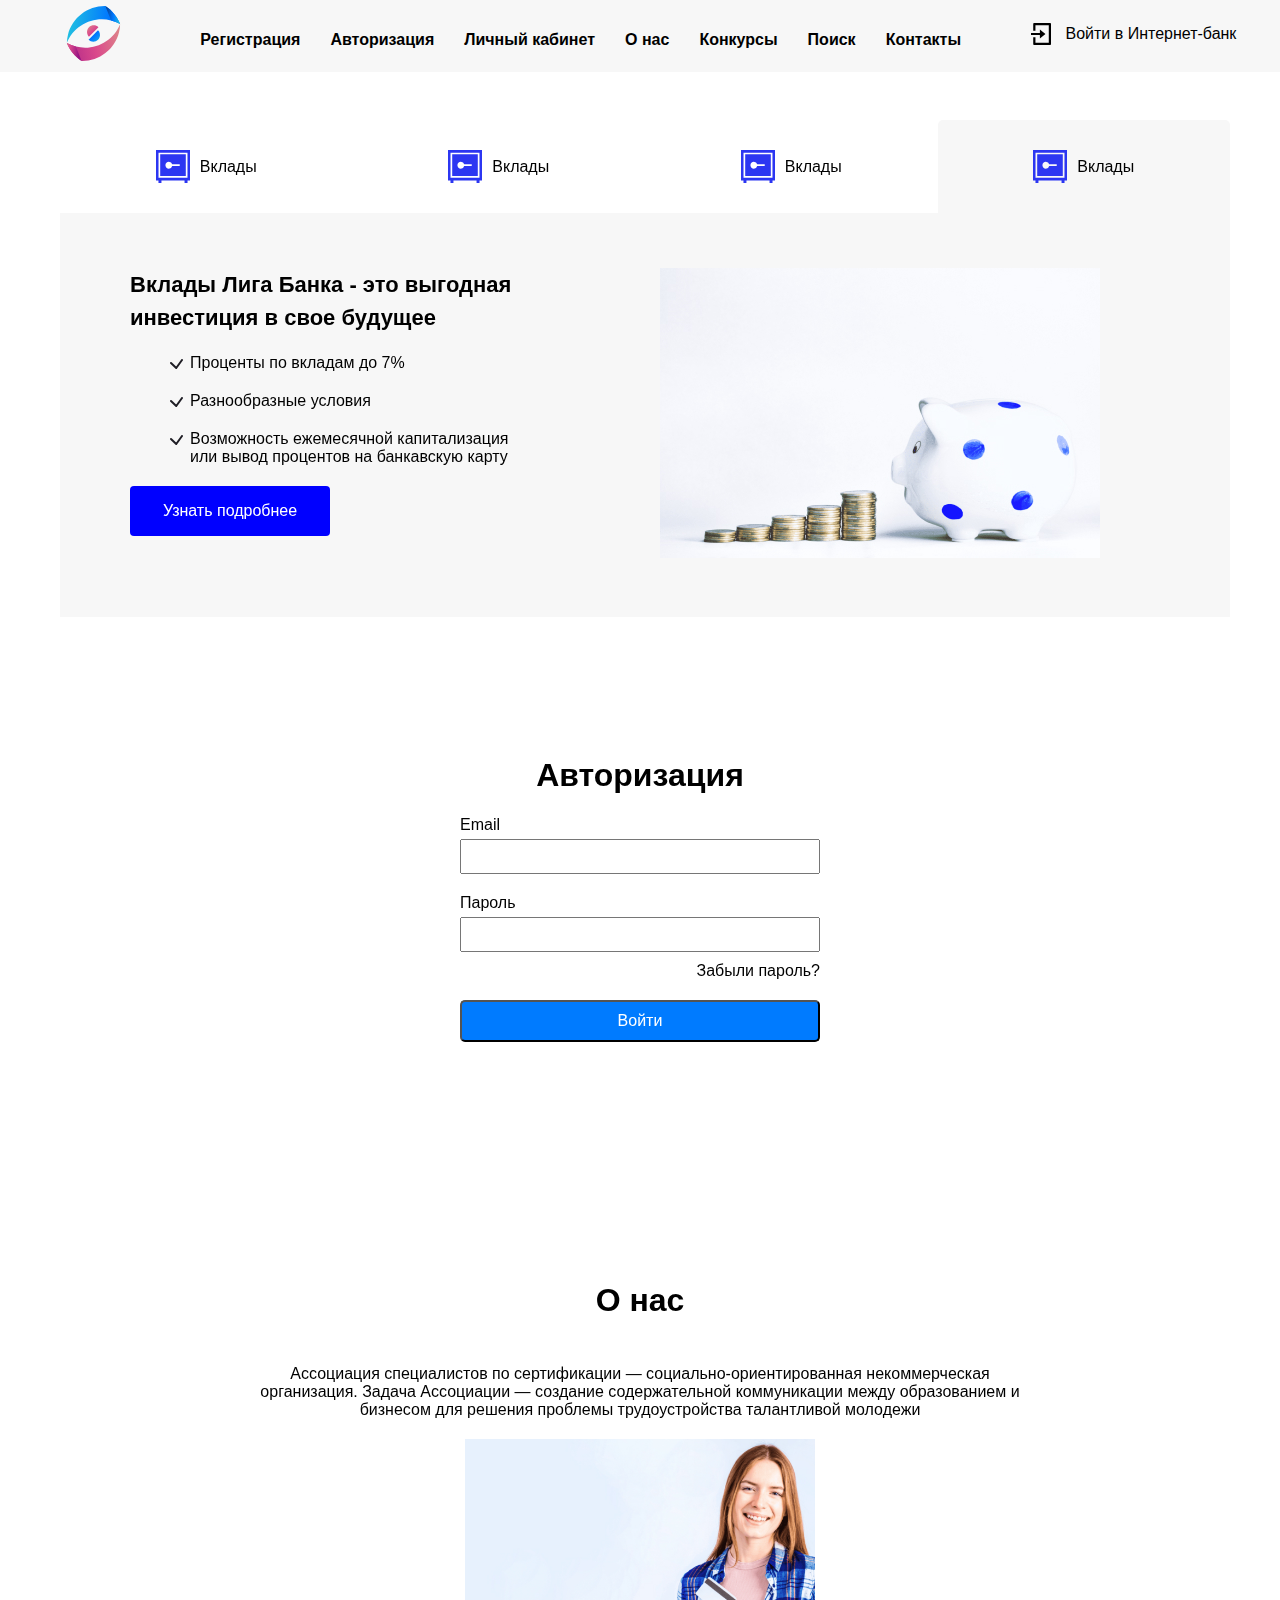
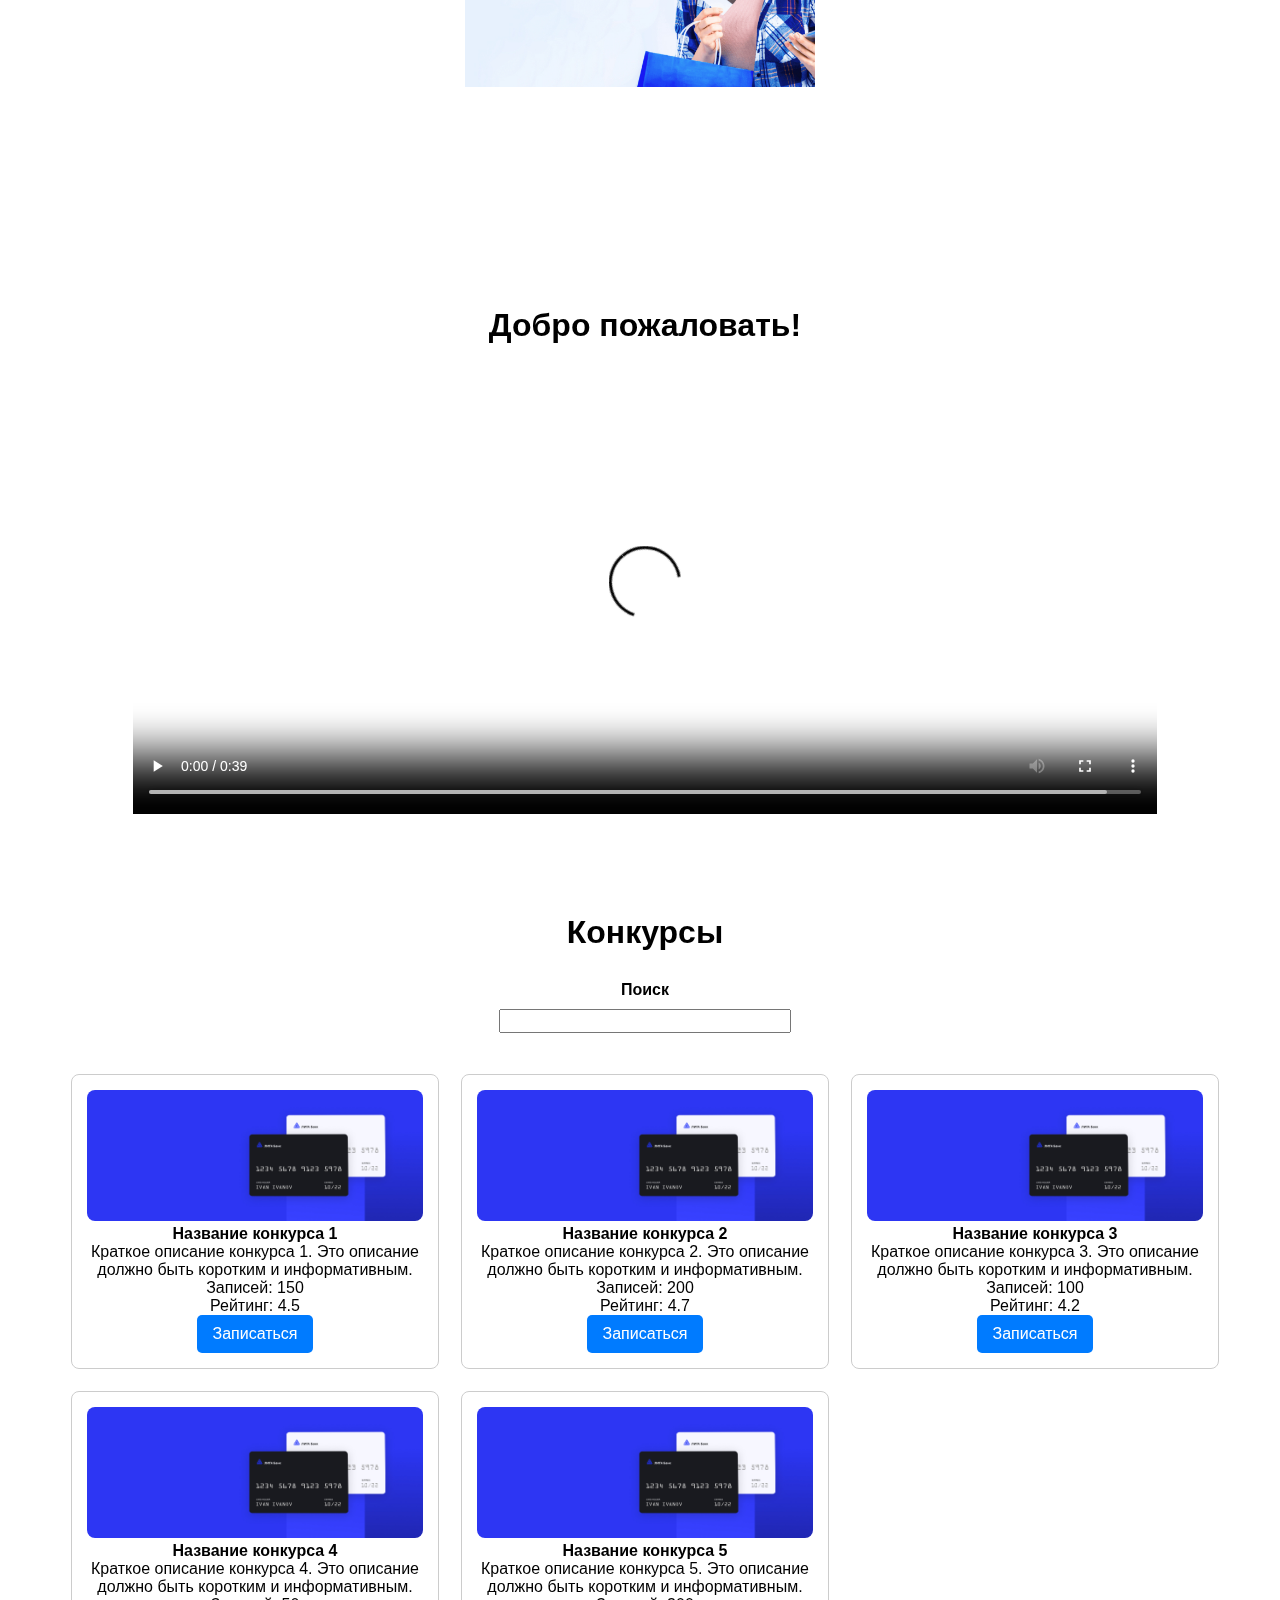
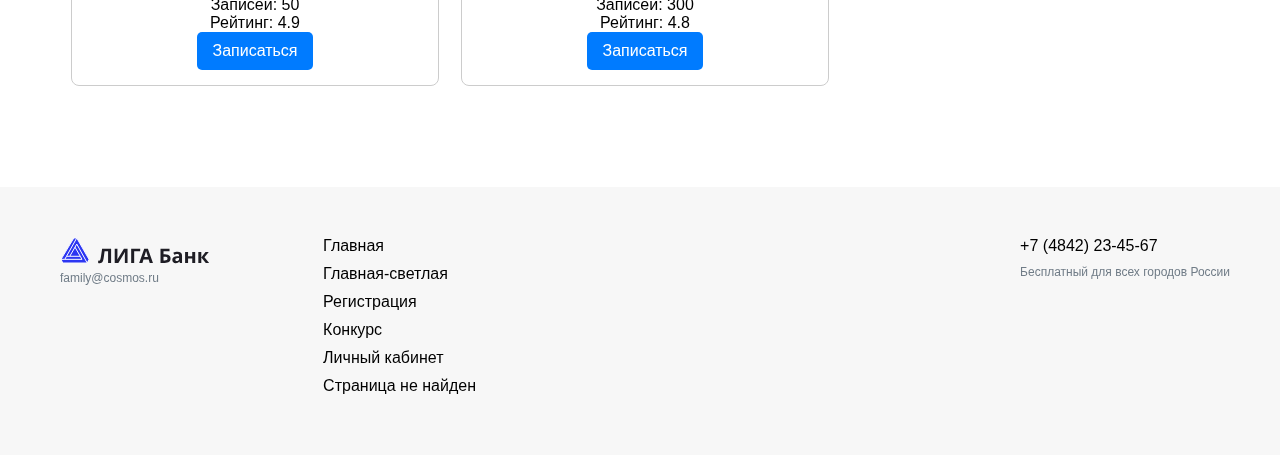
<file: index.html>
<!DOCTYPE html>
<html lang="en">
  <head>
    <meta charset="UTF-8" />
    <meta name="viewport" content="width=device-width, initial-scale=1.0" />
    <title>Конкурс</title>
    <link rel="stylesheet" href="./styles/style.css" />
  </head>
  <body>
    <header class="header">
      <div class="container header_wrapper">
        <div>
          <img src="./img/logo-svgrepo-com.svg" width="55" alt="" />
        </div>
        <div class="burger"></div>
        <nav>
          <ul>
            <li><a href="#">Регистрация</a></li>
            <li><a href="#">Авторизация</a></li>
            <li><a href="#">Личный кабинет</a></li>
            <li><a href="#">О нас</a></li>
            <li><a href="#">Конкурсы</a></li>
            <li><a href="#">Поиск</a></li>
            <li><a href="#">Контакты</a></li>
          </ul>
        </nav>
        <a href="#" class="enter_block">
          <svg
            width="20"
            height="22"
            viewBox="0 0 20 22"
            preserveAspectRatio="none"
            xmlns="http://www.w3.org/2000/svg"
            fill="black"
          >
            <path
              d="M2.222 14.3h2.222v5.5h13.334V2.2H4.444v5.5H2.222V1.1c0-.292.117-.572.326-.778.208-.206.49-.322.785-.322H18.89c.295 0 .577.116.786.322.208.206.325.486.325.778v19.8c0 .292-.117.572-.325.778a1.117 1.117 0 01-.786.322H3.333c-.294 0-.577-.116-.785-.322a1.095 1.095 0 01-.326-.778v-6.6zM8.89 9.9V6.6l5.555 4.4-5.555 4.4v-3.3H0V9.9h8.889z"
            />
          </svg>
          <span>Войти в Интернет-банк</span>
        </a>
      </div>
    </header>

    <main>
      <!-- Слайды -->
      <section class="tabs-container container">
        <div class="tabs">
          <input id="tab1" name="tab_btn" checked type="radio" />
          <label class="tab_btn" for="tab1">
            <img src="assets/image/svg/icon-blue-vault.svg" alt="" />
            <span>Вклады</span>
          </label>

          <input id="tab2" name="tab_btn" checked type="radio" />
          <label class="tab_btn" for="tab2">
            <img src="assets/image/svg/icon-blue-vault.svg" alt="" />
            <span>Вклады</span>
          </label>

          <input id="tab3" name="tab_btn" checked type="radio" />
          <label class="tab_btn" for="tab3">
            <img src="assets/image/svg/icon-blue-vault.svg" alt="" />
            <span>Вклады</span>
          </label>

          <input id="tab4" name="tab_btn" checked type="radio" />
          <label class="tab_btn" for="tab4">
            <img src="assets/image/svg/icon-blue-vault.svg" alt="" />
            <span>Вклады</span>
          </label>

          <div class="tab_content" id="tab_content_1">
            <div class="tab_content_left">
              <h3>
                Вклады Лига Банка - это выгодная инвестиция в свое будущее
              </h3>
              <ul>
                <li>Проценты по вкладам до 7%</li>
                <li>Разнообразные условия</li>
                <li>
                  Возможность ежемесячной капитализация или вывод процентов на
                  банкавскую карту
                </li>
              </ul>
              <p class="c-margin">
                <svg class="c-icon active" width="32" height="32">
                  <use xlink:href="#star"></use>
                </svg>
                <svg class="c-icon active" width="32" height="32">
                  <use xlink:href="#star"></use>
                </svg>
                <svg class="c-icon active" width="32" height="32">
                  <use xlink:href="#star"></use>
                </svg>
                <svg class="c-icon active" width="32" height="32">
                  <use xlink:href="#star"></use>
                </svg>
                <svg class="c-icon active" width="32" height="32">
                  <use xlink:href="#star"></use>
                </svg>
              </p>
              <a href="#" class="btn_blue">Узнать подробнее</a>
            </div>
            <div class="tab_content_right">
              <img
                src="assets/image/content/tab-piggybank-desctop@1x.jpg"
                alt=""
              />
            </div>
          </div>

          <div class="tab_content" id="tab_content_2">
            <div class="tab_content_left">
              <h3>ущее</h3>
              <ul>
                <li>Проценты по вкладам до 7%</li>
                <li>Разнообразные условия</li>
                <li>Возможно</li>
              </ul>
              <a href="#" class="btn_blue">Узнать подробнее</a>
            </div>
            <div class="tab_content_right">
              <img
                src="assets/image/content/tab-piggybank-desctop@1x.jpg"
                alt=""
              />
            </div>
          </div>

          <div class="tab_content" id="tab_content_3">
            <div class="tab_content_left">
              <h3>
                Вклады Лига Банка - это выгодная инвестиция в свое будущее
              </h3>
              <ul>
                <li>Проценты по вкладам до 7%</li>
                <li>Разнообразные условия</li>
                <li>
                  Возможность ежемесячной капитализация или вывод процентов на
                  банкавскую карту
                </li>
              </ul>
              <a href="#" class="btn_blue">Узнать подробнее</a>
            </div>
            <div class="tab_content_right">
              <img
                src="assets/image/content/tab-piggybank-desctop@1x.jpg"
                alt=""
              />
            </div>
          </div>

          <div class="tab_content" id="tab_content_4">
            <div class="tab_content_left">
              <h3>
                Вклады Лига Банка - это выгодная инвестиция в свое будущее
              </h3>
              <ul>
                <li>Проценты по вкладам до 7%</li>
                <li>Разнообразные условия</li>
                <li>
                  Возможность ежемесячной капитализация или вывод процентов на
                  банкавскую карту
                </li>
              </ul>
              <a href="#" class="btn_blue">Узнать подробнее</a>
            </div>
            <div class="tab_content_right">
              <img
                src="assets/image/content/tab-piggybank-desctop@1x.jpg"
                alt=""
              />
            </div>
          </div>
        </div>
      </section>

      <!-- Авторизация -->
      <section class="auth-container container">
        <h2>Авторизация</h2>
        <form action="#" method="post" class="auth-form">
          <div class="auth_wrapper">
            <label for="email">Email</label>
            <input type="email" name="email" id="email" required />
          </div>

          <div class="auth_wrapper">
            <label for="password">Пароль</label>
            <input type="password" name="password" id="password" required />
            <a href="#" class="forgot-password">Забыли пароль?</a>
          </div>

          <div class="auth_wrapper">
            <button class="button" type="submit" class="btn">Войти</button>
          </div>
        </form>
      </section>

      <!-- О нас -->
      <section class="about-us_container container">
        <h2>О нас</h2>
        <p>
          Ассоциация специалистов по сертификации — социально-ориентированная
          некоммерческая организация. Задача Ассоциации — создание
          содержательной коммуникации между образованием и бизнесом для решения
          проблемы трудоустройства талантливой молодежи
        </p>
        <img src="./assets/image/slider-bg-girl-phone@2x.jpg" alt="image" />
      </section>

      <section class="welcome_container container">
        <h2>Добро пожаловать!</h2>
        <video width="1024" height="440" controls>
          <source src="./assets/video.mp4" type="video/mp4" />
          Your browser does not support the video tag.
        </video>
      </section>

      <section class="konkurs-container container">
        <h2>Конкурсы</h2>
        <div class="search_wrapper">
          <label for="search">Поиск</label>
          <input type="search" name="search" id="search" />
        </div>
        <table>
          <tr>
            <td>
              <div class="competition-card">
                <img
                  src="./assets/image/slider-bg-main-tablet@2x.jpg"
                  alt="Название конкурса 1"
                />
                <h3>Название конкурса 1</h3>
                <p>
                  Краткое описание конкурса 1. Это описание должно быть коротким
                  и информативным.
                </p>
                <p>Записей: 150</p>
                <p>Рейтинг: 4.5</p>
                <a href="#" class="button">Записаться</a>
              </div>
            </td>
            <td>
              <div class="competition-card">
                <img
                  src="./assets/image/slider-bg-main-tablet@2x.jpg"
                  alt="Название конкурса 2"
                />
                <h3>Название конкурса 2</h3>
                <p>
                  Краткое описание конкурса 2. Это описание должно быть коротким
                  и информативным.
                </p>
                <p>Записей: 200</p>
                <p>Рейтинг: 4.7</p>
                <a href="#" class="button">Записаться</a>
              </div>
            </td>
            <td>
              <div class="competition-card">
                <img
                  src="./assets/image/slider-bg-main-tablet@2x.jpg"
                  alt="Название конкурса 3"
                />
                <h3>Название конкурса 3</h3>
                <p>
                  Краткое описание конкурса 3. Это описание должно быть коротким
                  и информативным.
                </p>
                <p>Записей: 100</p>
                <p>Рейтинг: 4.2</p>
                <a href="#" class="button">Записаться</a>
              </div>
            </td>
          </tr>
          <tr>
            <td>
              <div class="competition-card">
                <img
                  src="./assets/image/slider-bg-main-tablet@2x.jpg"
                  alt="Название конкурса 4"
                />
                <h3>Название конкурса 4</h3>
                <p>
                  Краткое описание конкурса 4. Это описание должно быть коротким
                  и информативным.
                </p>
                <p>Записей: 50</p>
                <p>Рейтинг: 4.9</p>
                <a href="#" class="button">Записаться</a>
              </div>
            </td>
            <td>
              <div class="competition-card">
                <img
                  src="./assets/image/slider-bg-main-tablet@2x.jpg"
                  alt="Название конкурса 5"
                />
                <h3>Название конкурса 5</h3>
                <p>
                  Краткое описание конкурса 5. Это описание должно быть коротким
                  и информативным.
                </p>
                <p>Записей: 300</p>
                <p>Рейтинг: 4.8</p>
                <a href="#" class="button">Записаться</a>
              </div>
            </td>
            <td>
              <!-- Пустая ячейка для симметрии -->
            </td>
          </tr>
        </table>
      </section>

      <footer class="footer">
        <div class="container">
          <div class="footer_wrapper">
            <div class="footer_left">
              <div class="footer_logo">
                <img src="assets/image/svg/logo.svg" alt="Лига Банк" />
                <a href="family@cosmos.ru" class="desc_text"
                  >family@cosmos.ru</a
                >
              </div>
              <nav class="footer_nav">
                <ul>
                  <li><a href="#">Главная</a></li>
                  <li><a href="#">Главная-светлая</a></li>
                  <li><a href="#">Регистрация</a></li>
                  <li><a href="#">Конкурс</a></li>
                  <li><a href="#">Личный кабинет</a></li>
                  <li><a href="#">Страница не найден</a></li>
                </ul>
              </nav>
            </div>
            <div class="footer_right">
              <div class="footer_phone">
                <a href="tel:74842234567">+7 (4842) 23-45-67</a>
                <p class="desc_text">Бесплатный для всех городов России</p>
              </div>
            </div>
          </div>
        </div>
      </footer>
    </main>
  </body>
</html>
</file>
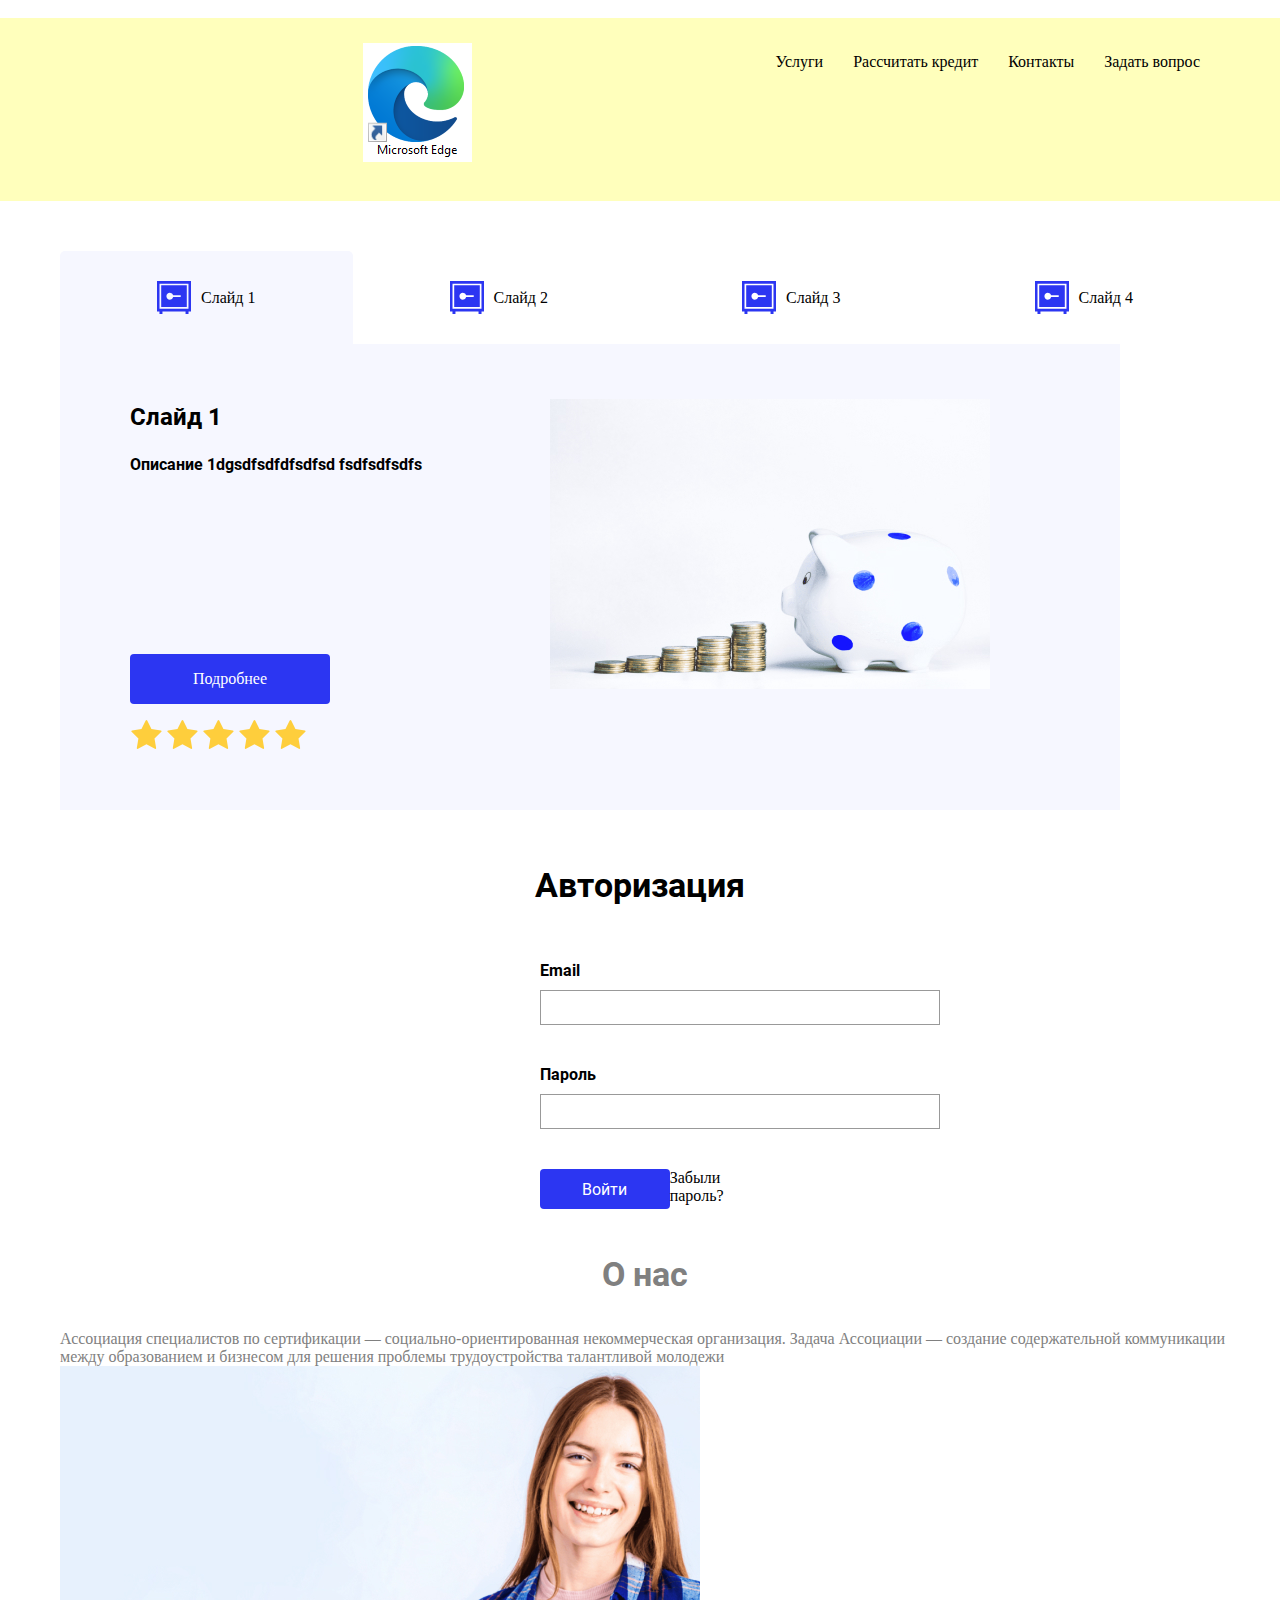
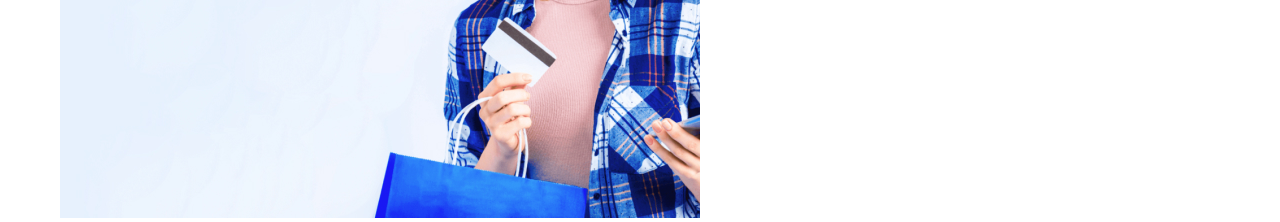
<file: old.html>
<!DOCTYPE html>
<html lang="en">
  <head>
    <meta charset="UTF-8" />
    <meta name="viewport" content="width=device-width, initial-scale=1.0" />
    <title>Document</title>
    <link rel="stylesheet" href="./styles/old.css" />
    <svg width="0" height="0" xmlns="http://www.w3.org/2000/svg">
      <symbol xmlns="http://www.w3.org/2000/svg" viewBox="0 0 32 32" id="star">
        <path
          d="M31.547 12a.848.848 0 00-.677-.577l-9.427-1.376-4.224-8.532a.847.847 0 00-1.516 0l-4.218 8.534-9.427 1.355a.847.847 0 00-.467 1.467l6.823 6.664-1.612 9.375a.847.847 0 001.23.893l8.428-4.434 8.432 4.432a.847.847 0 001.229-.894l-1.615-9.373 6.822-6.665a.845.845 0 00.214-.869z"
        />
      </symbol>
    </svg>
  </head>
  <body>
    <header class="header">
      <div class="container header_wrapper">
        <div class="burger"></div>
        <div>
          <img src="./img/logo.PNG" alt="logo" />
        </div>
        <div>
          <nav>
            <ul>
              <li><a href="#">Услуги</a></li>
              <li><a href="#">Рассчитать кредит</a></li>
              <li><a href="#">Контакты</a></li>
              <li><a href="#">Задать вопрос</a></li>
            </ul>
          </nav>
        </div>
      </div>
    </header>
    <main>
      <section class="tabs-container container">
        <div class="tabs">
          <input id="tab1" name="tab_btn" checked type="radio" />
          <label class="tab_btn" for="tab1">
            <img src="assets/image/svg/icon-blue-vault.svg" alt="" />
            <span>Слайд 1</span>
          </label>

          <input id="tab2" name="tab_btn" type="radio" />
          <label class="tab_btn" for="tab2">
            <img src="assets/image/svg/icon-blue-vault.svg" alt="" />
            <span>Слайд 2</span>
          </label>

          <input id="tab3" name="tab_btn" type="radio" />
          <label class="tab_btn" for="tab3">
            <img src="assets/image/svg/icon-blue-vault.svg" alt="" />
            <span>Слайд 3</span>
          </label>

          <input id="tab4" name="tab_btn" type="radio" />
          <label class="tab_btn" for="tab4">
            <img src="assets/image/svg/icon-blue-vault.svg" alt="" />
            <span>Слайд 4</span>
          </label>

          <div class="tab_content" id="tab_content_1">
            <div class="tab_content_left">
              <h3>Слайд 1</h3>
              <h2>Описание 1dgsdfsdfdfsdfsd fsdfsdfsdfs</h2>

              <a href="#" class="btn_blue">Подробнее</a>

              <p class="c-rate" style="padding-top: 15px">
                <svg class="c-icon active" width="32" height="32">
                  <use xlink:href="#star"></use>
                </svg>
                <svg class="c-icon active" width="32" height="32">
                  <use xlink:href="#star"></use>
                </svg>
                <svg class="c-icon active" width="32" height="32">
                  <use xlink:href="#star"></use>
                </svg>
                <svg class="c-icon active" width="32" height="32">
                  <use xlink:href="#star"></use>
                </svg>
                <svg class="c-icon active" width="32" height="32">
                  <use xlink:href="#star"></use>
                </svg>
              </p>
            </div>
            <div class="tab_content_right">
              <img
                src="assets/image/content/tab-piggybank-desctop@1x.jpg"
                alt=""
              />
            </div>
          </div>

          <div class="tab_content" id="tab_content_2">
            <div class="tab_content_left">
              <h3>Слайд 2</h3>
              <h2>Описание 2</h2>
              <a href="#" class="btn_blue">Подробнее</a>

              <p class="c-rate" style="padding-top: 15px">
                <svg class="c-icon active" width="32" height="32">
                  <use xlink:href="#star"></use>
                </svg>
                <svg class="c-icon active" width="32" height="32">
                  <use xlink:href="#star"></use>
                </svg>
                <svg class="c-icon active" width="32" height="32">
                  <use xlink:href="#star"></use>
                </svg>
                <svg class="c-icon active" width="32" height="32">
                  <use xlink:href="#star"></use>
                </svg>
                <svg class="c-icon" width="32" height="32">
                  <use xlink:href="#star"></use>
                </svg>
              </p>
            </div>
            <div class="tab_content_right">
              <img
                src="assets/image/content/tab-piggybank-desctop@1x.jpg"
                alt=""
              />
            </div>
          </div>

          <div class="tab_content" id="tab_content_3">
            <div class="tab_content_left">
              <h3>Слайд 3</h3>
              <h2>Описание 3</h2>
              <a href="#" class="btn_blue">Подробнее</a>

              <p class="c-rate" style="padding-top: 15px">
                <svg class="c-icon active" width="32" height="32">
                  <use xlink:href="#star"></use>
                </svg>
                <svg class="c-icon active" width="32" height="32">
                  <use xlink:href="#star"></use>
                </svg>
                <svg class="c-icon active" width="32" height="32">
                  <use xlink:href="#star"></use>
                </svg>
                <svg class="c-icon active" width="32" height="32">
                  <use xlink:href="#star"></use>
                </svg>
                <svg class="c-icon" width="32" height="32">
                  <use xlink:href="#star"></use>
                </svg>
              </p>
            </div>
            <div class="tab_content_right">
              <img
                src="assets/image/content/tab-padlock-desctop@1x.jpg"
                alt=""
              />
            </div>
          </div>

          <div class="tab_content" id="tab_content_4">
            <div class="tab_content_left">
              <h3>Слайд 4</h3>
              <h2>Описание 4FDGDFGDFFFFFFFFFFFFFFFFFFFFFFFFFFFFFFFFFFF</h2>
              <a href="#" class="btn_blue">Подробнее</a>

              <p class="c-rate" style="padding-top: 15px">
                <svg class="c-icon active" width="32" height="32">
                  <use xlink:href="#star"></use>
                </svg>
                <svg class="c-icon active" width="32" height="32">
                  <use xlink:href="#star"></use>
                </svg>
                <svg class="c-icon active" width="32" height="32">
                  <use xlink:href="#star"></use>
                </svg>
                <svg class="c-icon" width="32" height="32">
                  <use xlink:href="#star"></use>
                </svg>
                <svg class="c-icon" width="32" height="32">
                  <use xlink:href="#star"></use>
                </svg>
              </p>
            </div>
            <div class="tab_content_right">
              <img src="assets/image/content/tab-phone-desctop@1x.jpg" alt="" />
            </div>
          </div>
        </div>
      </section>

      <!-- Авторизация -->
      <section class="auth_section">
        <h1 class="h1-header" style="text-align: center">Авторизация</h1>
        <form action="#" class="">
          <div class="container" style="width: 25%">
            <div class="select_wrapper">
              <h3 class="h3-pod-header">Email</h3>
              <input class="input-style" type="text" />
            </div>
            <div class="select_wrapper">
              <h3 class="h3-pod-header">Пароль</h3>
              <input class="input-style" type="password" />
            </div>

            <div class="header_wrapper select_wrapper" style="margin-top: 18px">
              <button class="btn">Войти</button>

              <a> Забыли пароль? </a>
            </div>
          </div>
        </form>
      </section>

      <!-- О нас -->
      <section style="color: grey" class="container">
        <div>
          <h1 class="h1-header" style="text-align: center">О нас</h1>
          Ассоциация специалистов по сертификации — социально-ориентированная
          некоммерческая организация. Задача Ассоциации — создание
          содержательной коммуникации между образованием и бизнесом для решения
          проблемы трудоустройства талантливой молодежи
        </div>

        <div>
          <img src="./assets/image/slider-bg-girl-phone@2x.jpg" alt="image" />
        </div>
      </section>
    </main>
  </body>
</html>
</file>
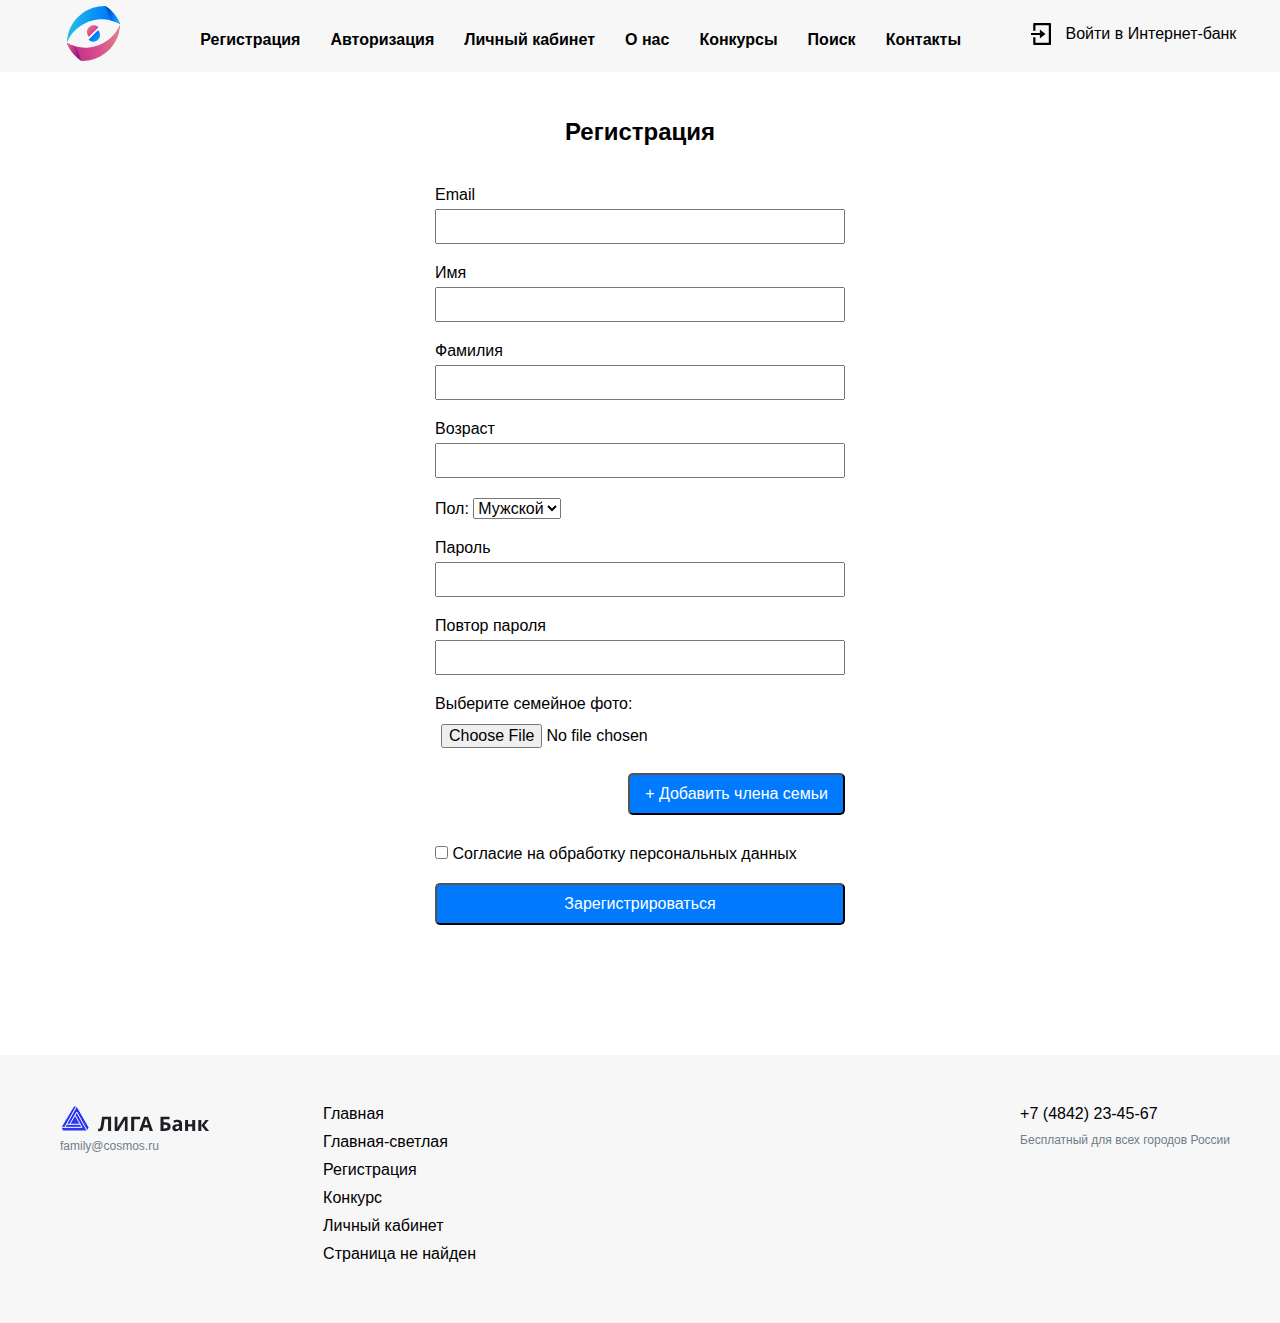
<file: registration.html>
<!DOCTYPE html>
<html lang="en">
  <head>
    <meta charset="UTF-8" />
    <meta name="viewport" content="width=device-width, initial-scale=1.0" />
    <title>Document</title>
    <link rel="stylesheet" href="./styles/style.css" />
    <svg width="0" height="0" xmlns="http://www.w3.org/2000/svg">
      <symbol xmlns="http://www.w3.org/2000/svg" viewBox="0 0 32 32" id="star">
        <path
          d="M31.547 12a.848.848 0 00-.677-.577l-9.427-1.376-4.224-8.532a.847.847 0 00-1.516 0l-4.218 8.534-9.427 1.355a.847.847 0 00-.467 1.467l6.823 6.664-1.612 9.375a.847.847 0 001.23.893l8.428-4.434 8.432 4.432a.847.847 0 001.229-.894l-1.615-9.373 6.822-6.665a.845.845 0 00.214-.869z"
        />
      </symbol>
    </svg>
  </head>
  <body>
    <header class="header">
      <div class="container header_wrapper">
        <div>
          <img src="./img/logo-svgrepo-com.svg" width="55" alt="" />
        </div>
        <div class="burger"></div>
        <nav>
          <ul>
            <li><a href="#">Регистрация</a></li>
            <li><a href="#">Авторизация</a></li>
            <li><a href="#">Личный кабинет</a></li>
            <li><a href="#">О нас</a></li>
            <li><a href="#">Конкурсы</a></li>
            <li><a href="#">Поиск</a></li>
            <li><a href="#">Контакты</a></li>
          </ul>
        </nav>
        <a href="#" class="enter_block">
          <svg
            width="20"
            height="22"
            viewBox="0 0 20 22"
            preserveAspectRatio="none"
            xmlns="http://www.w3.org/2000/svg"
            fill="black"
          >
            <path
              d="M2.222 14.3h2.222v5.5h13.334V2.2H4.444v5.5H2.222V1.1c0-.292.117-.572.326-.778.208-.206.49-.322.785-.322H18.89c.295 0 .577.116.786.322.208.206.325.486.325.778v19.8c0 .292-.117.572-.325.778a1.117 1.117 0 01-.786.322H3.333c-.294 0-.577-.116-.785-.322a1.095 1.095 0 01-.326-.778v-6.6zM8.89 9.9V6.6l5.555 4.4-5.555 4.4v-3.3H0V9.9h8.889z"
            />
          </svg>
          <span>Войти в Интернет-банк</span>
        </a>
      </div>
    </header>
    <main>
      <h1 class="h1_header">Регистрация</h1>
      <form action="" method="post" class="registration-container container">
        <div class="auth_wrapper">
          <label for="email">Email</label>
          <input type="email" name="email" id="email" required />
        </div>

        <div class="auth_wrapper">
          <label for="name">Имя</label>
          <input type="text" name="name" id="name" required />
        </div>

        <div class="auth_wrapper">
          <label for="surname">Фамилия</label>
          <input type="text" name="surname" id="surname" required />
        </div>

        <div class="auth_wrapper">
          <label for="age">Возраст</label>
          <input type="number" name="age" id="age" required />
        </div>

        <div class="inline_block">
          <label for="sex">Пол:</label>
          <select class="selector" name="sex" id="sex-select">
            <option value="m">Мужской</option>
            <option value="f">Женский</option>
          </select>
        </div>

        <div class="auth_wrapper">
          <label for="password">Пароль</label>
          <input type="password" name="password" id="password" required />
        </div>

        <div class="auth_wrapper">
          <label for="confirm_password">Повтор пароля</label>
          <input
            type="password"
            name="confirm_password"
            id="confirm_password"
            required
          />
        </div>

        <div class="auth_wrapper">
          <label for="img_file">Выберите семейное фото:</label>
          <input
            type="file"
            name="img_file"
            id="img_file"
            accept="image/png, image/jpeg"
            required
          />
        </div>

        <div class="add_family">
          <button class="button">+ Добавить члена семьи</button>
        </div>

        <div class="checkbox_block">
          <input type="checkbox" name="agreement" id="agreement" required />
          <label for="agreement"
            >Согласие на обработку персональных данных</label
          >
        </div>

        <div class="auth_wrapper">
          <button class="button" type="submit" class="btn">
            Зарегистрироваться
          </button>
        </div>
      </form>
    </main>
    <footer class="footer">
      <div class="container">
        <div class="footer_wrapper">
          <div class="footer_left">
            <div class="footer_logo">
              <img src="assets/image/svg/logo.svg" alt="Лига Банк" />
              <a href="family@cosmos.ru" class="desc_text">family@cosmos.ru</a>
            </div>
            <nav class="footer_nav">
              <ul>
                <li><a href="#">Главная</a></li>
                <li><a href="#">Главная-светлая</a></li>
                <li><a href="#">Регистрация</a></li>
                <li><a href="#">Конкурс</a></li>
                <li><a href="#">Личный кабинет</a></li>
                <li><a href="#">Страница не найден</a></li>
              </ul>
            </nav>
          </div>
          <div class="footer_right">
            <div class="footer_phone">
              <a href="tel:74842234567">+7 (4842) 23-45-67</a>
              <p class="desc_text">Бесплатный для всех городов России</p>
            </div>
          </div>
        </div>
      </div>
    </footer>
  </body>
</html>
</file>
<file: styles/style.css>
* {
  margin: 0;
  box-sizing: border-box;
  outline: none;
  font-size: 100%;
  /* font-family: inherit; */
  vertical-align: baseline;
  list-style: none;
  font-family: Arial, Helvetica, sans-serif;
}

a {
  text-decoration: none;
  color: black;
}

a:hover {
  color: blue;
}

.header {
  position: absolute;
  top: 0;
  width: 100%;
  padding: 0.5%;
  background-color: rgb(247, 247, 247);
}

.header nav ul {
  display: flex;
  padding: 25px 0 0 0;
  list-style: none;
}

.header nav ul li a {
  font-family: Arial, Helvetica, sans-serif;
  font-size: medium;
  font-weight: 600;
}

.header nav ul li {
  margin: 0 30px 0 0;
}

section div h2 {
  text-align: center;
  font-size: 37px;
  line-height: 1.5em;
}

.container {
  width: 1290px;
  min-width: 320px;
  padding: 0 60px;
  margin: 0 auto;
}

.container h2 {
  font-size: 2rem;
  text-align: center;
  margin-bottom: 6%;
}

.header_wrapper {
  display: flex;
  justify-content: space-between;
}

.enter_block {
  display: flex;
  justify-content: space-between;
  align-items: center;
  align-self: flex-end;
  padding-bottom: 20px;
}

.enter_block span {
  margin: 0 0 0 15px;
}

.tabs-container {
  margin: 120px auto;
}

.tabs {
  display: flex;
  flex-wrap: wrap;
}

.tabs input {
  display: none;
}

.tab_btn {
  width: 25%;
  display: flex;
  align-items: center;
  justify-content: center;
  cursor: pointer;
  padding: 30px 0;
  border-radius: 5px 5px 0 0;
  transition: opacity 0.5s ease;
}

.tab_btn:hover {
  opacity: 0.5;
}

.tab_btn span {
  padding: 0 0 0 10px;
}

.tab_content {
  width: 100%;
  display: none;
  background-color: rgb(247, 247, 247);
  padding: 55px 130px 55px 70px;
}

.tab_content h3 {
  font-size: 22px;
  line-height: 1.5em;
  padding: 0 0 20px 0;
}

.tab_content .tab_content_left {
  margin-right: 120px;
}

.tab_content .btn_blue {
  background: blue;
  border-radius: 4px;
  color: white;
  width: 200px;
  height: 50px;
  display: flex;
  align-items: center;
  justify-content: center;
  transition: all 0.5s ease;
}

.tab_content .btn_blue:hover {
  box-shadow: 0px 0px 10px blue;
}

.tab_content .tab_content_left ul li {
  position: relative;
  padding: 0 0 0 20px;
  margin: 0 0 20px 0;
}

.tab_content .tab_content_left ul li:after {
  position: absolute;
  content: "";
  background: url("../assets/image/svg/tick.svg");
  width: 13px;
  height: 10px;
  left: 0;
  top: 5px;
}

.tabs input[type="radio"]:checked + label {
  background-color: rgb(247, 247, 247);
}

#tab1:checked ~ #tab_content_1,
#tab2:checked ~ #tab_content_2,
#tab3:checked ~ #tab_content_3,
#tab4:checked ~ #tab_content_4 {
  display: flex;
}

.auth-container {
  max-width: 400px; /* Ограничиваем ширину для лучшего восприятия */
  margin: 0 auto; /* Центрируем контейнер */
  padding: 20px; /* Добавляем отступы */
}

.auth_wrapper {
  margin-bottom: 20px; /* Упрощаем отступы */
}

.auth_wrapper button {
  text-align: center;
  width: 100%;
}

.auth_wrapper label {
  display: block; /* Делаем label блочным элементом */
  margin-bottom: 5px; /* Добавляем отступ снизу */
}

.auth_wrapper input {
  width: 100%; /* Делаем ширину 100% для лучшей адаптивности */
  height: 35px;
  padding: 6px;
  box-sizing: border-box; /* Учитываем padding в ширине */
}

.forgot-password {
  display: block; /* Делаем ссылку блочной для лучшего клика */
  margin-top: 10px; /* Отступ сверху для разделения */
  text-align: right; /* Выравнивание по правому краю */
}

/* Адаптивные стили */
@media (max-width: 480px) {
  .auth-container {
    padding: 10px; /* Уменьшаем отступы на мобильных */
  }
}

/* Stars */
.c-margin {
  margin: 10px 0 15px 0;
}

.c-icon {
  --star-active: #fece3c;
  --star-inactive: #6c6962;
  fill: var(--star-inactive);
}

.c-icon.active {
  fill: var(--star-active);
}

.about-us_container {
  max-width: 900px;
  margin-top: 200px;
  margin-bottom: 200px;
}

.about-us_container p {
  text-align: center;
}

.about-us_container img {
  display: block;
  padding: 20px;
  margin: auto;
  width: 50%;
}

.welcome_container h2 {
  margin-top: 20px;
  margin-bottom: 30px;
  text-align: center;
}

.welcome_container video {
  display: block;
  margin: auto;
}

.competitions {
  padding: 20px;
}

.competition-card {
  border: 1px solid #ccc;
  border-radius: 8px;
  padding: 15px;
  text-align: center;
  margin: 10px;
}

.competition-card img {
  max-width: 100%;
  height: auto;
  border-radius: 8px;
}

.button {
  display: inline-block;
  padding: 10px 15px;
  background-color: #007bff;
  color: white;
  text-decoration: none;
  border-radius: 5px;
  transition: background-color 0.3s;
}

.button:hover {
  background-color: #0056b3;
}

.konkurs-container {
  margin-top: 100px;
}

table {
  width: 100%;
  border-collapse: collapse;
}

td {
  width: 33%;
  vertical-align: top;
}

@media (max-width: 768px) {
  table {
    display: block;
    width: 100%;
  }
  td {
    display: block;
    width: 100%;
    margin-bottom: 10px;
  }
}

@media screen and (max-width: 1023px) {
  .container {
    width: 100%;
    padding: 0 15px;
  }

  .header_wrapper div img {
    display: none;
  }

  .header_wrapper nav {
    display: none;
  }

  .header_wrapper .burger {
    position: fixed;
  }

  .burger:after,
  .burger:before {
    content: "";
    width: 30px;
    height: 4px;
    background-color: #1f1e25;
    position: absolute;
    border-radius: 2px;
  }

  .burger:after {
    top: 10px;
  }

  .burger:before {
    bottom: 10px;
  }

  .burger {
    position: relative;
    display: block;
    width: 30px;
    height: 4px;
    margin: 20px 0 0 0;
    border-radius: 2px;
    background-color: #1f1e25;
  }

  .welcome_container .container h2 {
    margin: 0;
  }

  .welcome_container video {
    width: 100%;
    display: block;
  }

  .konkurs-container h2 {
    padding-bottom: 30px;
  }

  .enter_block {
    display: none;
  }

  .header_wrapper {
    display: block;
  }

  .header nav ul {
    display: none;
  }

  .tabs label span {
    display: none;
  }
}

.search_wrapper {
  margin-top: -40px;
  margin-bottom: 30px;
}

.search_wrapper label {
  display: grid;
  text-align: center;
  padding-bottom: 10px;
  font-weight: bold;
  font-size: 1rem;
}

.search_wrapper input {
  display: grid;
  width: 25%;
  text-align: left;
  align-self: center;
  margin: auto;
}

.footer {
  background: rgb(247, 247, 247);
  padding: 50px 0;
  margin-top: 90px;
}

.footer_wrapper,
.footer_left,
.footer_right {
  display: flex;
  justify-content: space-between;
}

.footer_logo {
  width: 40%;
}

.footer_nav {
  width: 50%;
}

.footer_nav ul li {
  margin: 0 0 10px 0;
}

.footer_right .footer_phone {
  width: 100%;
  position: relative;
}

.desc_text {
  color: #707c87;
  font-size: 12px;
  padding: 10px 0 0 0;
}

.h1_header {
  font-size: 1.5em;
  margin-top: 100px;
  margin-bottom: 20px;
  text-align: center;
}

.inline_block {
  display: inline-block;
  margin-bottom: 20px;
}

.registration-container {
  max-width: 450px; /* Ограничиваем ширину для лучшего восприятия */
  margin: 0 auto; /* Центрируем контейнер */
  padding: 20px; /* Добавляем отступы */
}

.checkbox_block {
  margin-top: 30px;
  margin-bottom: 20px;
}

.add_family {
  text-align: right;
}
</file>
<file: styles/old.css>
* {
  margin: 0;
  padding: 0;
  border: 0;
  box-sizing: border-box;
  outline: none;
  font-size: 100%;
  font-family: inherit;
  vertical-align: baseline;
}

@font-face {
  font-family: "Roboto";
  src: url("../fonts/Roboto-Regular.woff2");
}

@font-face {
  font-family: "Roboto_Bold";
  src: url("../fonts/Roboto-Bold.woff2");
}

:root {
  --blue: #2c36f2;
  --base_white: #f6f7ff;
  --base_black: #1f1e25;
}

h1,
h2,
h3,
h4,
h5,
h6 {
  font-family: "Roboto_Bold";
}

.container {
  width: 1290px;
  min-width: 320px;
  padding: 0 60px;
  margin: 0 auto;
}

ol,
ul {
  list-style: none;
}

a {
  text-decoration: none;
  color: black;
}

a:hover {
  color: var(--blue);
}

.header {
  background: rgb(255, 255, 188);
  padding: 25px 0 35px 0;
}

.header_wrapper {
  display: flex;
  justify-content: space-between;
}

.header nav ul {
  display: flex;
  padding: 10px 0 0 0;
}

.header nav ul li {
  margin: 0 30px 0 0;
}

@media screen and (max-width: 797px) {
  .container {
    width: 100%;
    min-width: 320px;
    padding: 0 60px;
    margin: 0 auto;
  }

  .burger:after,
  .burger:before {
    content: "";
    width: 30px;
    height: 4px;
    background-color: #1f1e25;
    position: absolute;
    border-radius: 2px;
  }

  .burger:after {
    top: 10px;
  }

  .burger:before {
    bottom: 10px;
  }

  .burger {
    position: relative;
    display: block;
    width: 30px;
    height: 4px;
    margin: 20px 0 0 0;
    border-radius: 2px;
    background-color: #1f1e25;
  }

  .header_wrapper {
    display: block;
  }

  .header nav ul {
    display: none;
  }
  .header nav ul.show_menu {
    display: block;
  }
}

@media screen and (max-width: 796px) {
}

.tabs-container {
  margin: 50px auto;
}

.tabs {
  display: flex;
  flex-wrap: wrap;
}

.tabs input {
  display: none;
}

.tab_btn {
  width: 25%;
  display: flex;
  align-items: center;
  justify-content: center;
  cursor: pointer;
  padding: 30px 0;
  border-radius: 5px 5px 0 0;
  transition: opacity 0.5s ease;
}

.tab_btn:hover {
  opacity: 0.5;
}

.tab_btn span {
  padding: 0 0 0 10px;
}

.tab_content {
  display: none;
  background-color: var(--base_white);
  padding: 55px 130px 55px 70px;
}

.tab_content h3 {
  font-size: 24px;
  line-height: 1.5em;
  padding: 0 0 20px 0;
}

.tab_content .tab_content_left h2 {
  padding-bottom: 180px;
}

.tab_content .tab_content_left {
  margin-right: 128px;
}

.tab_content .btn_blue {
  background: var(--blue);
  border-radius: 4px;
  color: white;
  width: 200px;
  height: 50px;
  display: flex;
  align-items: center;
  justify-content: center;
  transition: all 0.5s ease;
}

.tab_content .btn_blue:hover {
  box-shadow: 0px 0px 10px var(--blue);
}

.tab_content .tab_content_left ul li {
  position: relative;
  padding: 0 0 0 20px;
  margin: 0 0 20px 0;
}

.tab_content .tab_content_left ul li:after {
  position: absolute;
  content: "";
  background: url("../image/svg/tick.svg");
  width: 13px;
  height: 10px;
  left: 0;
  top: 5px;
}

.tabs input[type="radio"]:checked + label {
  background-color: var(--base_white);
}

#tab1:checked ~ #tab_content_1,
#tab2:checked ~ #tab_content_2,
#tab3:checked ~ #tab_content_3,
#tab4:checked ~ #tab_content_4 {
  display: flex;
}

.calc_wrapper {
  display: flex;
  justify-content: space-between;
  margin: 50px 0 0 0;
}

.c-icon {
  --star-active: #fece3c;
  --star-inactive: #6c6962;
  fill: var(--star-inactive);
}

.c-icon.active {
  fill: var(--star-active);
}

.h3-style {
  font-size: 24px;
  line-height: 1.5em;
  padding: 0 0 20px 0;
}

.h1-header {
  font-size: 34px;
  line-height: 1.5em;
  padding: 0 0 30px 0;
}

.h3-pod-header {
  margin: 20px 10px 10px 0px;
}

.input-style {
  height: 35px;
  width: 400px;
  border: 1px solid #999999;
  cursor: pointer;
}

.btn {
  font-family: "roboto";
  background: var(--blue);
  border-radius: 4px;
  color: white;
  width: 200px;
  height: 40px;
  display: flex;
  align-items: center;
  justify-content: center;
  transition: all 0.5s ease;
}

.btn-secondary {
  font-family: "roboto";
  background: rgb(160, 160, 160);
  border-radius: 4px;
  color: white;
  width: 200px;
  height: 40px;
  display: flex;
  align-items: center;
  justify-content: center;
  transition: all 0.5s ease;
}

.select_wrapper {
  position: relative;
  margin: 0 0 40px 0;
}
</file>
